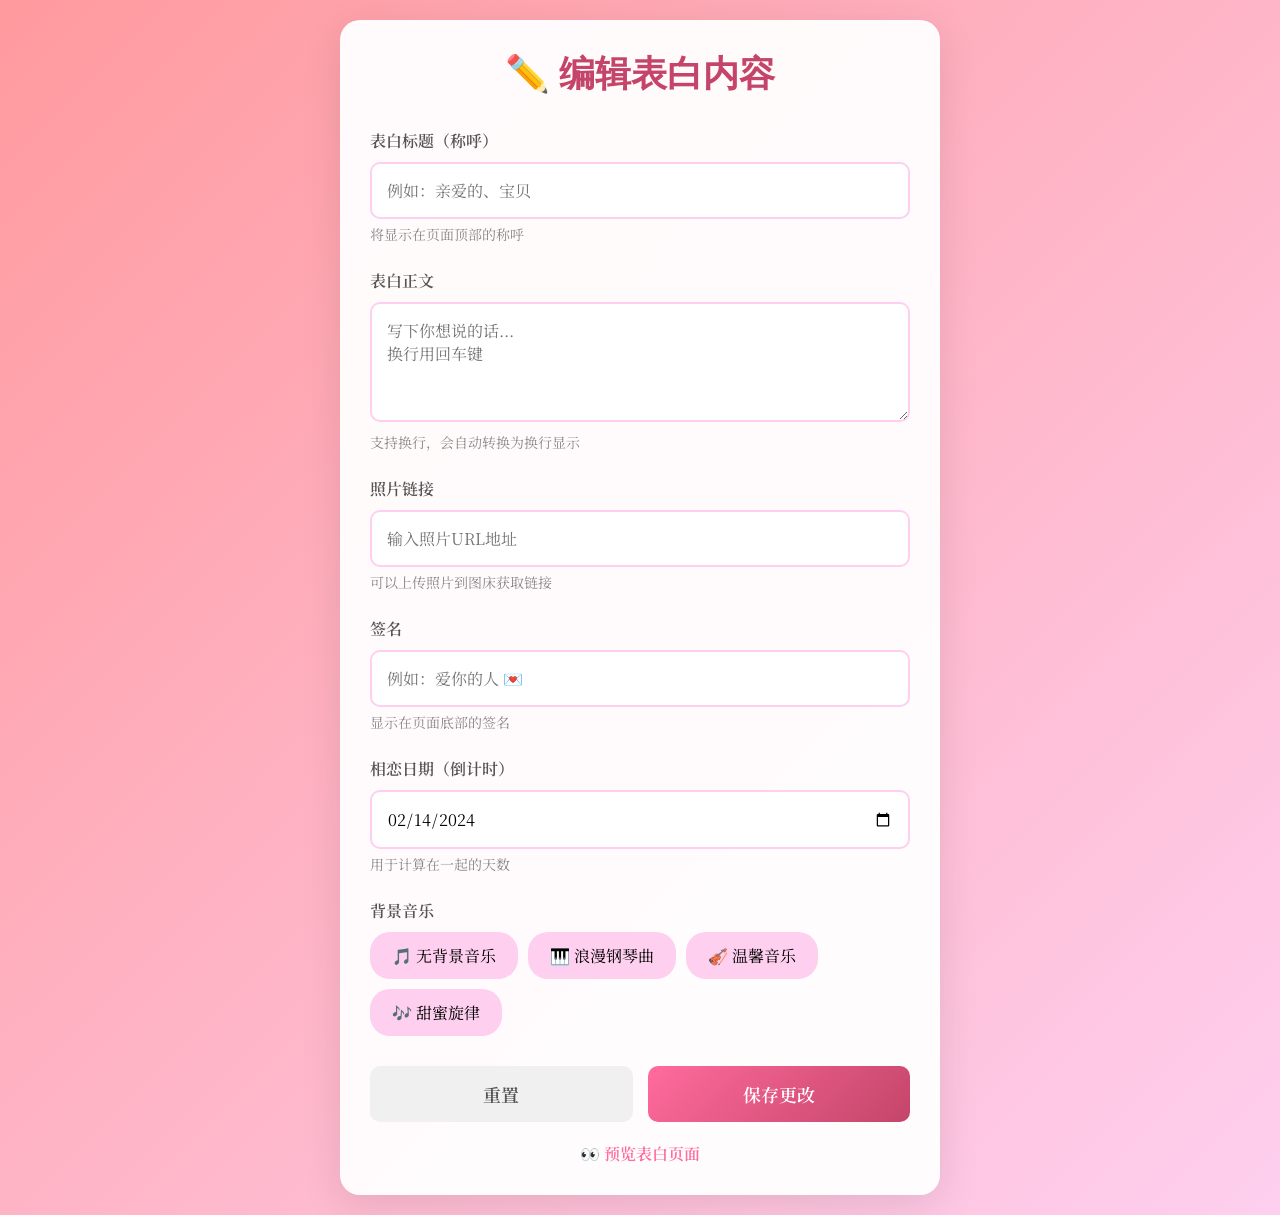
<file: edit.html>
<!DOCTYPE html>
<html lang="zh-CN">
<head>
    <meta charset="UTF-8">
    <meta name="viewport" content="width=device-width, initial-scale=1.0">
    <title>✏️ 编辑表白内容</title>
    <style>
        * {
            margin: 0;
            padding: 0;
            box-sizing: border-box;
        }

        body {
            min-height: 100vh;
            background: linear-gradient(135deg, #ff9a9e, #fecfef);
            font-family: 'Noto Serif SC', serif;
            padding: 20px;
        }

        .container {
            max-width: 600px;
            margin: 0 auto;
            background: rgba(255, 255, 255, 0.95);
            border-radius: 20px;
            padding: 30px;
            box-shadow: 0 10px 40px rgba(0, 0, 0, 0.1);
        }

        h1 {
            text-align: center;
            color: #c44569;
            font-family: 'Dancing Script', cursive;
            font-size: 36px;
            margin-bottom: 30px;
        }

        .form-group {
            margin-bottom: 25px;
        }

        .form-group label {
            display: block;
            margin-bottom: 10px;
            color: #555;
            font-weight: 600;
        }

        .form-group input,
        .form-group textarea {
            width: 100%;
            padding: 15px;
            border: 2px solid #fecfef;
            border-radius: 10px;
            font-size: 16px;
            font-family: 'Noto Serif SC', serif;
            transition: border-color 0.3s, box-shadow 0.3s;
        }

        .form-group input:focus,
        .form-group textarea:focus {
            outline: none;
            border-color: #ff6b9d;
            box-shadow: 0 0 10px rgba(255, 107, 157, 0.3);
        }

        .form-group textarea {
            resize: vertical;
            min-height: 120px;
        }

        .form-group small {
            display: block;
            margin-top: 5px;
            color: #888;
            font-size: 14px;
        }

        .photo-preview {
            margin-top: 10px;
            max-width: 200px;
            border-radius: 10px;
            display: none;
        }

        .photo-preview.show {
            display: block;
        }

        .music-options {
            display: flex;
            flex-wrap: wrap;
            gap: 10px;
            margin-top: 10px;
        }

        .music-option {
            padding: 10px 20px;
            background: #fecfef;
            border: 2px solid transparent;
            border-radius: 20px;
            cursor: pointer;
            transition: all 0.3s;
            font-family: 'Noto Serif SC', serif;
        }

        .music-option:hover {
            background: #ffd6e6;
        }

        .music-option.selected {
            background: #ff6b9d;
            color: white;
            border-color: #c44569;
        }

        .btn-group {
            display: flex;
            gap: 15px;
            margin-top: 30px;
        }

        .btn {
            flex: 1;
            padding: 15px;
            border: none;
            border-radius: 10px;
            font-size: 18px;
            font-weight: 600;
            cursor: pointer;
            transition: all 0.3s;
            font-family: 'Noto Serif SC', serif;
        }

        .btn-primary {
            background: linear-gradient(135deg, #ff6b9d, #c44569);
            color: white;
        }

        .btn-primary:hover {
            transform: translateY(-2px);
            box-shadow: 0 5px 20px rgba(255, 107, 157, 0.4);
        }

        .btn-secondary {
            background: #f0f0f0;
            color: #555;
        }

        .btn-secondary:hover {
            background: #e0e0e0;
        }

        .success-message {
            margin-top: 20px;
            padding: 15px;
            background: rgba(76, 175, 80, 0.1);
            border: 2px solid #4caf50;
            border-radius: 10px;
            color: #4caf50;
            text-align: center;
            display: none;
        }

        .success-message.show {
            display: block;
        }

        .preview-link {
            display: block;
            text-align: center;
            margin-top: 20px;
            color: #ff6b9d;
            text-decoration: none;
            font-weight: 600;
            transition: color 0.3s;
        }

        .preview-link:hover {
            color: #c44569;
            text-decoration: underline;
        }

        .date-picker {
            width: 100%;
            padding: 15px;
            border: 2px solid #fecfef;
            border-radius: 10px;
            font-size: 16px;
            font-family: 'Noto Serif SC', serif;
        }

        .date-picker:focus {
            outline: none;
            border-color: #ff6b9d;
            box-shadow: 0 0 10px rgba(255, 107, 157, 0.3);
        }

        @media (max-width: 480px) {
            .container {
                padding: 20px;
            }
            
            h1 {
                font-size: 28px;
            }
            
            .btn-group {
                flex-direction: column;
            }
        }
    </style>
    <link href="https://fonts.googleapis.com/css2?family=Noto+Serif+SC:wght@400;600;700&family=Dancing+Script:wght@400;500;600;700&display=swap" rel="stylesheet">
</head>
<body>
    <div class="container">
        <h1>✏️ 编辑表白内容</h1>
        
        <form id="editForm">
            <div class="form-group">
                <label for="title">表白标题（称呼）</label>
                <input type="text" id="title" placeholder="例如：亲爱的、宝贝">
                <small>将显示在页面顶部的称呼</small>
            </div>

            <div class="form-group">
                <label for="message">表白正文</label>
                <textarea id="message" placeholder="写下你想说的话...&#10;换行用回车键"></textarea>
                <small>支持换行，会自动转换为换行显示</small>
            </div>

            <div class="form-group">
                <label for="photo">照片链接</label>
                <input type="url" id="photo" placeholder="输入照片URL地址">
                <img id="photoPreview" class="photo-preview" alt="预览">
                <small>可以上传照片到图床获取链接</small>
            </div>

            <div class="form-group">
                <label for="signature">签名</label>
                <input type="text" id="signature" placeholder="例如：爱你的人 💌">
                <small>显示在页面底部的签名</small>
            </div>

            <div class="form-group">
                <label for="startDate">相恋日期（倒计时）</label>
                <input type="date" id="startDate" class="date-picker">
                <small>用于计算在一起的天数</small>
            </div>

            <div class="form-group">
                <label>背景音乐</label>
                <div class="music-options" id="musicOptions">
                    <div class="music-option" data-url="" data-name="无背景音乐">
                        🎵 无背景音乐
                    </div>
                    <div class="music-option" data-url="https://www.soundhelix.com/examples/mp3/SoundHelix-Song-1.mp3" data-name="浪漫钢琴曲">
                        🎹 浪漫钢琴曲
                    </div>
                    <div class="music-option" data-url="https://www.soundhelix.com/examples/mp3/SoundHelix-Song-2.mp3" data-name="温馨音乐">
                        🎻 温馨音乐
                    </div>
                    <div class="music-option" data-url="https://www.soundhelix.com/examples/mp3/SoundHelix-Song-3.mp3" data-name="甜蜜旋律">
                        🎶 甜蜜旋律
                    </div>
                </div>
                <input type="hidden" id="customMusicUrl">
            </div>

            <div class="btn-group">
                <button type="button" class="btn btn-secondary" id="resetBtn">重置</button>
                <button type="submit" class="btn btn-primary">保存更改</button>
            </div>
        </form>

        <div class="success-message" id="successMessage">
            ✅ 保存成功！点击下方链接预览效果
        </div>

        <a href="index.html" target="_blank" class="preview-link" id="previewLink">
            👀 预览表白页面
        </a>
    </div>

    <script>
        document.addEventListener('DOMContentLoaded', function() {
            loadSavedData();
            initMusicOptions();
            initPhotoPreview();
            initForm();
        });

        function loadSavedData() {
            document.getElementById('title').value = localStorage.getItem('customTitle') || '';
            document.getElementById('message').value = localStorage.getItem('customMessage') || '';
            document.getElementById('photo').value = localStorage.getItem('customPhoto') || '';
            document.getElementById('signature').value = localStorage.getItem('customSignature') || '';
            document.getElementById('startDate').value = localStorage.getItem('loveStartDate') || '2024-02-14';
            document.getElementById('customMusicUrl').value = localStorage.getItem('customMusicUrl') || '';
            
            const savedMusic = localStorage.getItem('customMusicUrl');
            const musicOptions = document.querySelectorAll('.music-option');
            musicOptions.forEach(option => {
                if (option.dataset.url === savedMusic) {
                    option.classList.add('selected');
                }
            });

            if (document.getElementById('photo').value) {
                document.getElementById('photoPreview').src = document.getElementById('photo').value;
                document.getElementById('photoPreview').classList.add('show');
            }
        }

        function initMusicOptions() {
            const musicOptions = document.querySelectorAll('.music-option');
            musicOptions.forEach(option => {
                option.addEventListener('click', function() {
                    musicOptions.forEach(opt => opt.classList.remove('selected'));
                    this.classList.add('selected');
                    document.getElementById('customMusicUrl').value = this.dataset.url;
                });
            });
        }

        function initPhotoPreview() {
            const photoInput = document.getElementById('photo');
            const photoPreview = document.getElementById('photoPreview');

            photoInput.addEventListener('input', function() {
                if (this.value) {
                    photoPreview.src = this.value;
                    photoPreview.classList.add('show');
                } else {
                    photoPreview.classList.remove('show');
                }
            });
        }

        function initForm() {
            const form = document.getElementById('editForm');
            const successMessage = document.getElementById('successMessage');

            form.addEventListener('submit', function(e) {
                e.preventDefault();

                localStorage.setItem('customTitle', document.getElementById('title').value);
                localStorage.setItem('customMessage', document.getElementById('message').value);
                localStorage.setItem('customPhoto', document.getElementById('photo').value);
                localStorage.setItem('customSignature', document.getElementById('signature').value);
                localStorage.setItem('loveStartDate', document.getElementById('startDate').value);
                localStorage.setItem('customMusicUrl', document.getElementById('customMusicUrl').value);

                successMessage.classList.add('show');
                
                setTimeout(() => {
                    successMessage.classList.remove('show');
                }, 3000);
            });

            document.getElementById('resetBtn').addEventListener('click', function() {
                form.reset();
                document.getElementById('customMusicUrl').value = '';
                document.getElementById('photoPreview').classList.remove('show');
                
                const musicOptions = document.querySelectorAll('.music-option');
                musicOptions.forEach(opt => opt.classList.remove('selected'));
                musicOptions[0].classList.add('selected');
                
                localStorage.clear();
            });
        }
    </script>
</body>
</html>
</file>
